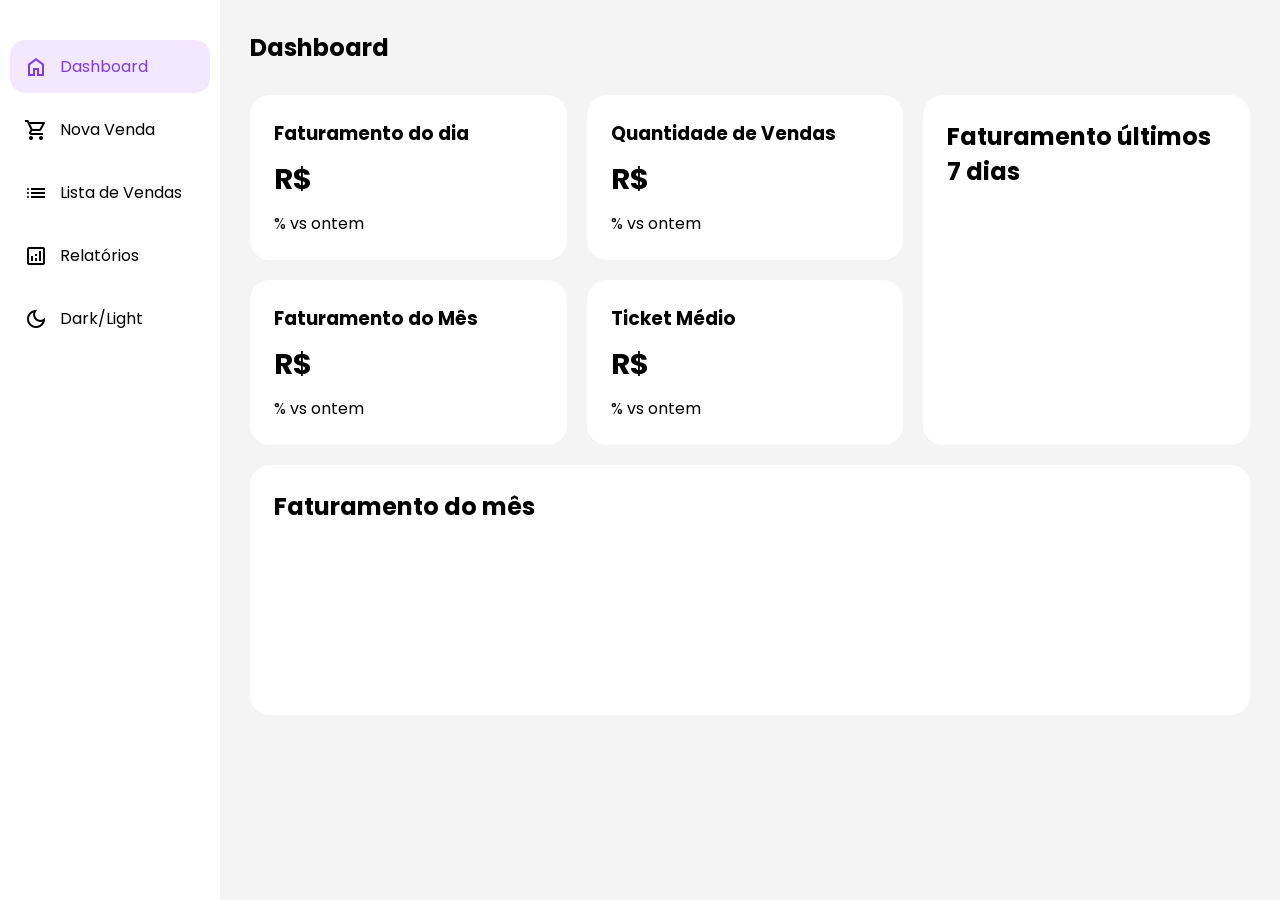
<file: index.html>
<!DOCTYPE html>
<html lang="pt-br">
<head>
    <meta charset="UTF-8">
    <meta name="viewport" content="width=device-width, initial-scale=1.0">
    <title>Silk Vendas</title>

    <link rel="preconnect" href="https://fonts.googleapis.com">
    <link rel="preconnect" href="https://fonts.gstatic.com" crossorigin>

    <link href="https://fonts.googleapis.com/css2?family=Poppins:wght@300;400;500;600;700&display=swap" rel="stylesheet">

    <link rel="stylesheet" href="styles/geral.css">
    <link rel="stylesheet" href="styles/dashboard.css">

    <link rel="stylesheet" href="https://fonts.googleapis.com/css2?family=Material+Symbols+Outlined" />
</head>

<body>
    <main class="dashboard">
        
         <div class="overlay"></div>
         
         <!-- SIDEBAR -->
         <aside class="sidebar">
            <!-- BOTÃO DE FECHAR MENU -->
            <button class="close-btn">
                <span class="material-symbols-outlined">
                    close
                </span>
            </button>

            <a href="index.html" class="active"> 
                <span class="material-symbols-outlined">
                    home
                </span> 
                Dashboard
            </a>

            <a href="pages/new-sale.html"> 
                <span class="material-symbols-outlined">
                    shopping_cart
                </span> 
                Nova Venda
            </a>

            <a href=""> 
                <span class="material-symbols-outlined">
                    list
                </span> 
                Lista de Vendas
            </a>

            <a href=""> 
                <span class="material-symbols-outlined">
                    analytics
                </span> 
                Relatórios
            </a>

            <a href=""> 
                <span class="material-symbols-outlined">
                    dark_mode
                </span> 
                Dark/Light
            </a>
         </aside>

         <section class="content">
            <header class="topbar">
                <h1>Dashboard</h1>

                <!-- BOTÃO MENU HAMBURGUER -->
                <button class="menu-btn">
                    <span class="material-symbols-outlined">
                        menu
                    </span>
                </button>
            </header>

            <section class="dashboard-grid">
                <!-- CARDS -->
                <section class="cards">
                    <div class="card">
                        <h3>Faturamento do dia</h3>
                        <strong>R$</strong>
                        <p>% vs ontem</p>
                    </div>
                    <div class="card">
                        <h3>Quantidade de Vendas</h3>
                        <strong>R$</strong>
                        <p>% vs ontem</p>
                    </div>
                    <div class="card">
                        <h3>Faturamento do Mês</h3>
                        <strong>R$</strong>
                        <p>% vs ontem</p>
                    </div>
                    <div class="card">
                        <h3>Ticket Médio</h3>
                        <strong>R$</strong>
                        <p>% vs ontem</p>
                    </div>
                </section>

                <!-- GRÁFICOS -->
                <div class="chart week-chart">
                    <h2>Faturamento últimos 7 dias</h2>
                </div>
                <div class="chart month-chart">
                    <h2>Faturamento do mês</h2>
                </div>
            </section>
         </section>
    </main>

    <script src="js/ui/menu.js" defer></script>
</body>
</html>
</file>
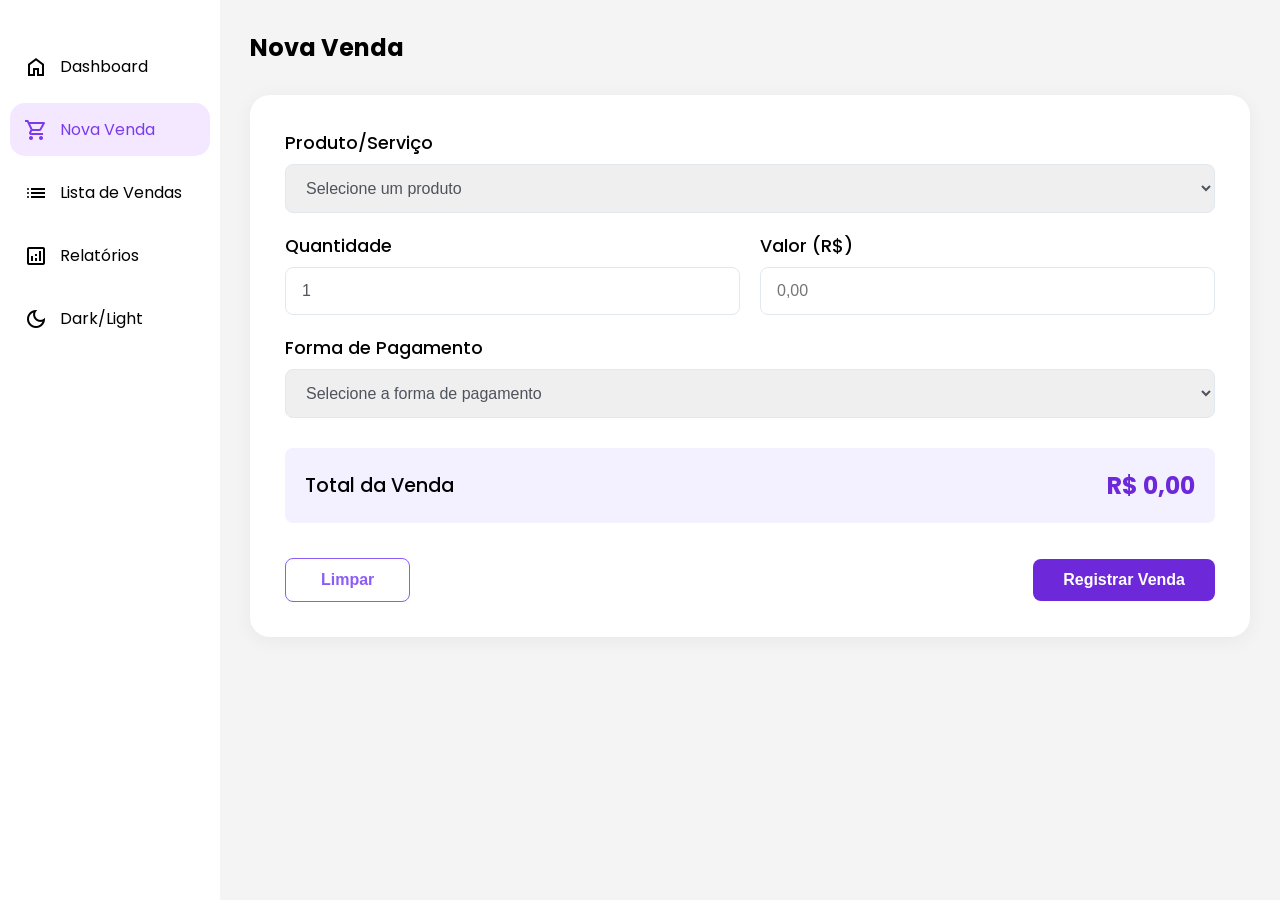
<file: pages/new-sale.html>
<!DOCTYPE html>
<html lang="pt-br">
<head>
    <meta charset="UTF-8">
    <meta name="viewport" content="width=device-width, initial-scale=1.0">
    <title>Silk Vendas</title>

    <link rel="preconnect" href="https://fonts.googleapis.com">
    <link rel="preconnect" href="https://fonts.gstatic.com" crossorigin>

    <link href="https://fonts.googleapis.com/css2?family=Poppins:wght@300;400;500;600;700&display=swap" rel="stylesheet">

    <link rel="stylesheet" href="https://fonts.googleapis.com/css2?family=Material+Symbols+Outlined" />

    <link rel="stylesheet" href="../styles/geral.css">
    <link rel="stylesheet" href="../styles/new-sale.css">
</head>
<body>
    <main>
        <div class="overlay"></div>
         
         <!-- SIDEBAR -->
         <aside class="sidebar">
            <!-- BOTÃO DE FECHAR MENU -->
            <button class="close-btn">
                <span class="material-symbols-outlined">
                    close
                </span>
            </button>

            <a href="../index.html"> 
                <span class="material-symbols-outlined">
                    home
                </span> 
                Dashboard
            </a>

            <a href="new-sale.html" class="active"> 
                <span class="material-symbols-outlined">
                    shopping_cart
                </span> 
                Nova Venda
            </a>

            <a href="sales-list.html"> 
                <span class="material-symbols-outlined">
                    list
                </span> 
                Lista de Vendas
            </a>

            <a href=""> 
                <span class="material-symbols-outlined">
                    analytics
                </span> 
                Relatórios
            </a>

            <a href=""> 
                <span class="material-symbols-outlined">
                    dark_mode
                </span> 
                Dark/Light
            </a>
         </aside>

         <section class="content">
            <header class="topbar">
                <h1>Nova Venda</h1>

                <!-- BOTÃO MENU HAMBURGUER -->
                <button class="menu-btn">
                    <span class="material-symbols-outlined">
                        menu
                    </span>
                </button>
            </header>

            <section class="form">
                <form action="" method="post">
                    <div class="input-group">
                        <label for="produto">Produto/Serviço</label>
                        <select name="produto" id="produto">
                            <option value="" disabled selected hidden>Selecione um produto</option>
                            <option value="p1">produto 1</option>
                            <option value="p2">produto 2</option>
                            <option value="p3">produto 3</option>
                            <option value="p4">produto 4</option>
                        </select>
                    </div>

                    <div class="double-line">
                        <div class="input-group">
                            <label for="quantidade">Quantidade</label>
                            <input type="number" name="quantidade" id="quantidade" min="1" value="1" required>
                        </div>
                        <div class="input-group">
                            <label for="valor">Valor (R$)</label>
                            <input type="text" name="valor" id="valor" inputmode="numeric" min="0" placeholder="0,00" required>
                        </div>
                    </div>

                    <div class="input-group">
                        <label for="pagamento">Forma de Pagamento</label>
                        <select name="pagamento" id="pagamento" required>
                            <option value="" disabled selected hidden>Selecione a forma de pagamento</option>
                            <option value="pix">Pix</option>
                            <option value="dinheiro">Dinheiro</option>
                            <option value="debito">Cartão de Débito</option>
                            <option value="credito">Cartão de Crédito</option>
                        </select>
                    </div>

                    <div class="total-box">
                        <span class="total-title">Total da Venda</span>
                        <span class="total-value">R$ 0,00</span>
                    </div>

                    <div class="btns">
                        <button type="reset" class="btn-clear"> Limpar</button>
                        <button type="submit" class="btn-submit">Registrar Venda</button>
                    </div>
                </form>
            </section>
         </section>
    </main>

    <script src="../js/ui/menu.js"></script>
    <script src="../js/ui/value.js"></script>
</body>
</html>
</file>
<file: styles/geral.css>
* {
    margin: 0;
    padding: 0;
    box-sizing: border-box;
}

body {
    min-height: 100vh;
    background: #80808015;
    font-family: 'Poppins', sans-serif;
}

main {
    display: flex;
    min-height: 100vh;
}

.content {
    flex: 1;
    padding: 30px;
}

.topbar {
    margin-bottom: 30px;
}

.sidebar {
    display: flex;
    flex-direction: column;
    gap: 10px;

    width: 220px;
    padding: 40px 10px;
    background-color: white;
}

.sidebar a {
    display: flex;
    align-items: center;
    gap: 12px;

    width: 100%;

    text-decoration: none;
    color: black;
    padding: 14px;
    border-radius: 15px;

    transition: .3s;
}

.sidebar a:hover, .sidebar a.active {
    background: #f3e8ff;
    color: #7c3aed;
}

.menu-btn, .close-btn {
    display: none;
}

/* MOBILE */
@media (max-width: 800px) {
    /* main {
        flex-direction: column;
    } */

    .topbar {
        display: flex;
        justify-content: space-between;
    }

    .content {
        padding: 20px;
    }

    .close-btn {
        display: block;
        /* width: 120px; */

        border: none;
        background: transparent;
        cursor: pointer;
    }

    /* .close-btn:hover {
        border: 1px solid #7c3aed;
        border-radius: 8px;
    } */

    .menu-btn {
        display: block;

        border: none;
        background: transparent;

        width: 45px;
        height: 45px;

        font-size: 1.4rem;
        cursor: pointer;
    }

    .overlay {
        position: fixed;
        inset: 0;

        background-color: rgba(0,0,0,0.4);

        opacity: 0;
        visibility: hidden;

        transition: .3s;

        z-index: 998;
    }

    .overlay.active {
        opacity: 1;
        visibility: visible;
    }

    .sidebar {
        position: fixed;
        top: 0;
        right: -260px;

        width: 250px;
        height: 100vh;
        padding-top: 30px;

        box-shadow: 1px 1px 10px #0000001f;

        display: flex;
        flex-direction: column;
        /* gap: 20px; */

        transition: .3s;
        z-index: 999;
    }

    .sidebar.active {
        right: 0;
    }
}
</file>
<file: styles/dashboard.css>
.dashboard-grid {
    display: grid;
    grid-template-columns: 2fr 1fr;
    grid-template-areas: 
        "cards week"
        "month month";
    gap: 20px;
}

.cards {
    display: grid;
    grid-template-columns: repeat(2, 1fr);
    gap: 20px;

    grid-area: cards;
}

.card, .chart {
    background-color: white;
    padding: 24px;
    border-radius: 20px;
}

.card strong {
    display: block;
    font-size: 1.8rem;
    margin: 10px 0;
}

.charts {
    display: grid;
    gap: 20px;
    margin-top: 20px;
}

.chart {
    min-height: 250px;
}

.week-chart {
    grid-area: week;
    min-height: 100%;
}
.month-chart {
    grid-area: month;
}

/* MOBILE */
@media (max-width: 800px) {
    

    .dashboard-grid {
        grid-template-columns: 1fr;
        grid-template-areas: 
            "cards"
            "week"
            "month";
    }

    .cards {
        grid-template-columns: 1fr;
    }

    .card strong {
        font-size: 1.5rem;
    }

    .chart {
        min-height: 220px;
    }
}
</file>
<file: styles/new-sale.css>
.form {
    background-color: white;
    border-radius: 20px;
    box-shadow: 0 4px 20px #0000000d;

    padding: 35px;
    /* max-width: 1100px; */
    /* margin: 40px auto; */
}

.form form {
    display: flex;
    flex-direction: column;
    gap: 20px;
}

/* INPUTS */
.input-group {
    display: flex;
    flex-direction: column;
    gap: 8px;
    width: 100%;
}

.input-group label {
    font-size: 1.1rem;
    font-weight: 500;
}

.input-group input, .input-group select {
    width: 100%;
    padding: 14px 16px;

    color: #333944db;
    border: 1px solid #e2e8f0;
    border-radius: 8px;
    outline: none;

    transition: all .2s ease-in-out;
    box-sizing: border-box;
}

.input-group input:focus, .input-group select:focus {
    border-color: #8b5cf6;
}

.input-group select option {
    font-size: 14px;
}

.input-group select:invalid, .input-group input {
    font-size: 1rem;
}

.input-group select:valid {
    font-size: 1rem;
}

/* QUANTIDADE E VALOR */
.double-line {
    display: flex;
    gap: 20px;
}

/* TOTAL VENDA */
.total-box {
    background-color: #f3f0ff;
    border-radius: 8px;

    display: flex;
    justify-content: space-between;
    align-items: center;

    padding: 20px;
    margin-top: 10px;
}

.total-title {
    font-weight: 500;
    font-size: 1.2rem;
}

.total-value {
    color: #6d28d9;
    font-size: 1.5rem;
    font-weight: 700;
}

/* BOTÕES */
.btns {
    display: flex;
    justify-content: space-between;
    align-items: center;
    margin-top: 15px;
}

.btn-clear {
    background: transparent;
    border: 1px solid #8b5cf6;
    border-radius: 8px;

    color: #8b5cf6;
    font-size: 1rem;
    font-weight: 600;

    padding: 12px 35px;

    cursor: pointer;
    transition: background .2s;
}

.btn-clear:hover {
    background: #f3f0ff;
}

.btn-submit {
    background: #6d28d9;
    border: none;
    border-radius: 8px;
    padding: 12px 30px;

    color: white;
    font-size: 1rem;
    font-weight: 600;

    cursor: pointer;
    transition: background .2s;
}

.btn-submit:hover {
    background: #5b21b6;
}

@media (max-width: 800px) {
    
}
</file>
